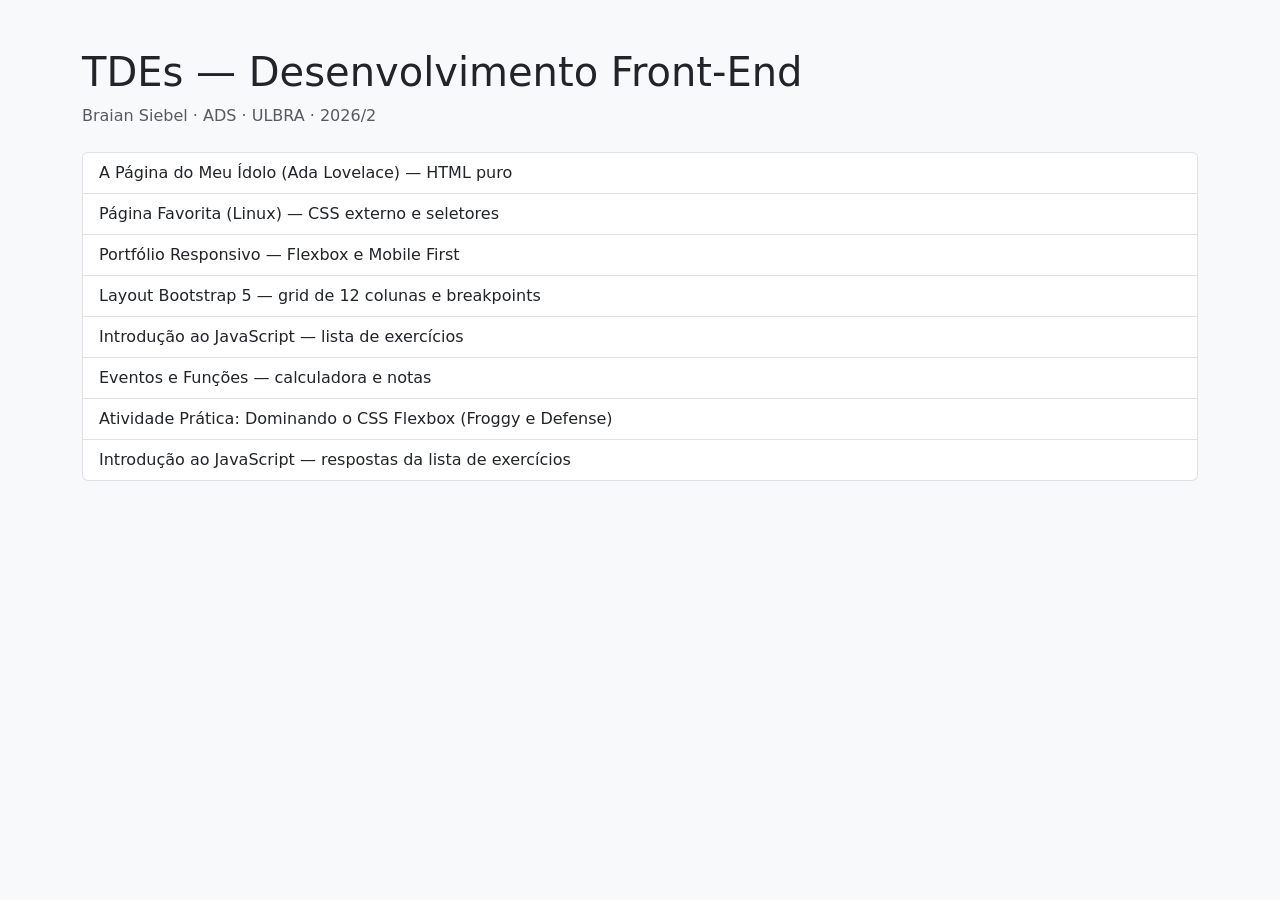
<file: index.html>
<!DOCTYPE html>
<html lang="pt-BR">
<head>
    <meta charset="UTF-8">
    <meta name="viewport" content="width=device-width, initial-scale=1.0">
    <title>TDEs - Desenvolvimento Front-End | Braian Siebel</title>
    <link href="https://cdn.jsdelivr.net/npm/bootstrap@5.3.3/dist/css/bootstrap.min.css" rel="stylesheet">
</head>
<body class="bg-light">
    <div class="container py-5">
        <h1>TDEs — Desenvolvimento Front-End</h1>
        <p class="text-muted">Braian Siebel · ADS · ULBRA · 2026/2</p>
        <div class="list-group mt-4">
            <a class="list-group-item list-group-item-action" href="tde-celebridade/">A Página do Meu Ídolo (Ada Lovelace) — HTML puro</a>
            <a class="list-group-item list-group-item-action" href="tde-pagina-favorita/">Página Favorita (Linux) — CSS externo e seletores</a>
            <a class="list-group-item list-group-item-action" href="tde-portfolio-responsivo/">Portfólio Responsivo — Flexbox e Mobile First</a>
            <a class="list-group-item list-group-item-action" href="tde-layout-bootstrap/">Layout Bootstrap 5 — grid de 12 colunas e breakpoints</a>
            <a class="list-group-item list-group-item-action" href="tde-exercicios-javascript/">Introdução ao JavaScript — lista de exercícios</a>
            <a class="list-group-item list-group-item-action" href="tde-eventos-funcoes/">Eventos e Funções — calculadora e notas</a>
            <a class="list-group-item list-group-item-action" href="docs/flexbox-froggy-defense.html">Atividade Prática: Dominando o CSS Flexbox (Froggy e Defense)</a>
            <a class="list-group-item list-group-item-action" href="docs/introducao-javascript-lista.html">Introdução ao JavaScript — respostas da lista de exercícios</a>
        </div>
    </div>
</body>
</html>
</file>
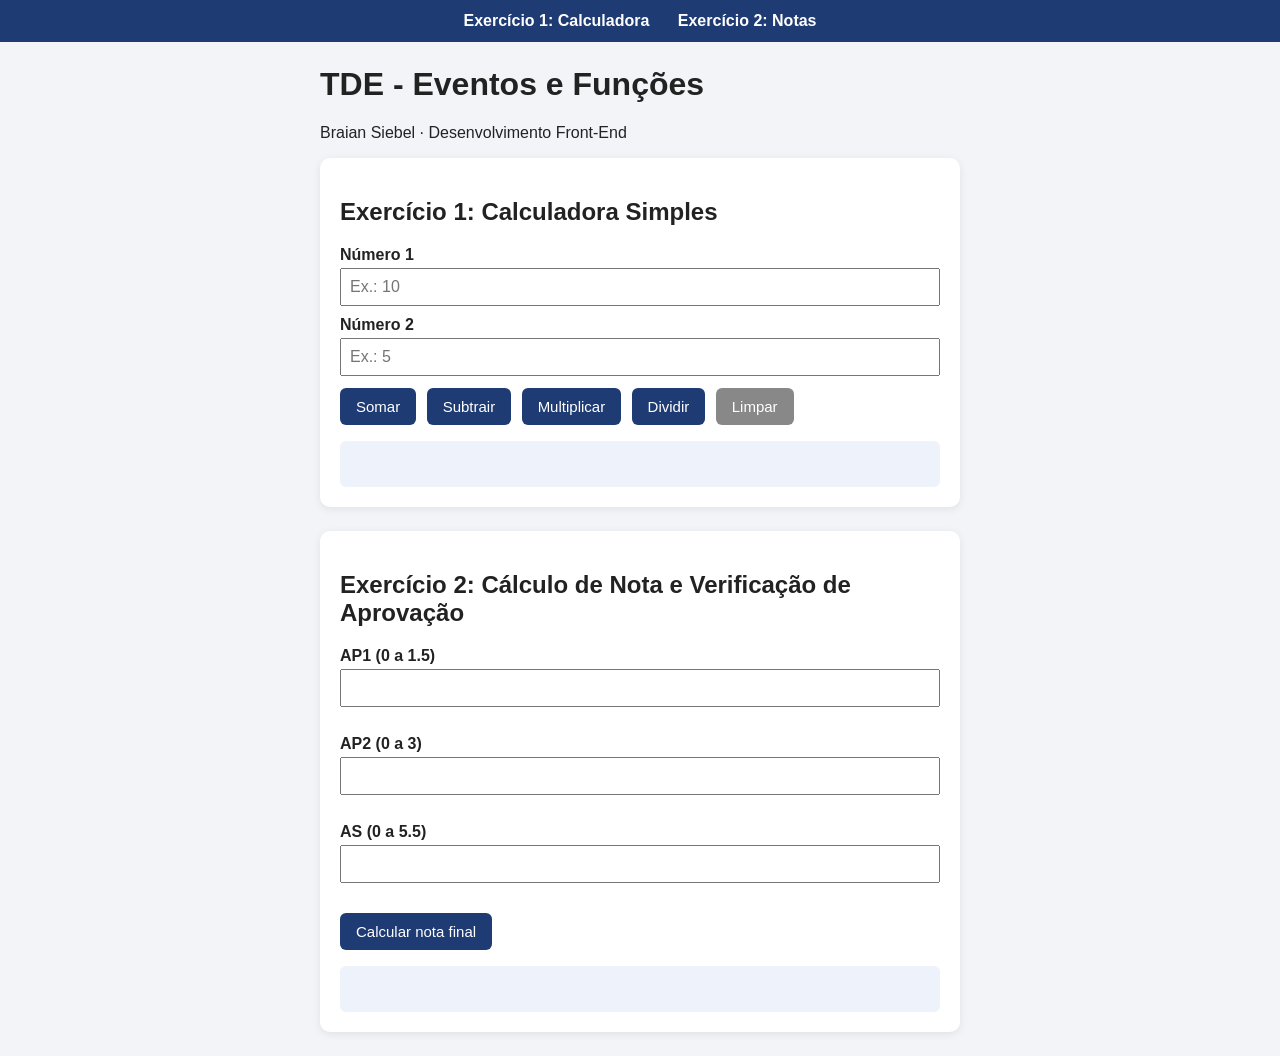
<file: tde-eventos-funcoes/index.html>
<!DOCTYPE html>
<html lang="pt-BR">
<head>
    <meta charset="UTF-8">
    <meta name="viewport" content="width=device-width, initial-scale=1.0">
    <title>TDE - Eventos e Funções</title>
    <style>
        body { font-family: Arial, sans-serif; background: #f2f4f8; margin: 0; color: #222; }
        nav { background: #1f3b73; padding: 12px; text-align: center; }
        nav a { color: #fff; margin: 0 12px; text-decoration: none; font-weight: bold; }
        main { max-width: 640px; margin: 24px auto; padding: 0 16px; }
        section { background: #fff; border-radius: 10px; padding: 20px; margin-bottom: 24px; box-shadow: 0 2px 8px rgba(0,0,0,.08); }
        label { display: block; margin-top: 10px; font-weight: bold; }
        input { width: 100%; padding: 8px; font-size: 16px; box-sizing: border-box; margin-top: 4px; }
        button { margin: 12px 6px 0 0; padding: 10px 16px; font-size: 15px; cursor: pointer; border: none; border-radius: 6px; background: #1f3b73; color: #fff; }
        button.secundario { background: #888; }
        .resultado { margin-top: 16px; padding: 12px; border-radius: 6px; background: #eef2fb; min-height: 22px; font-weight: bold; }
        .erro { color: #b00020; font-size: 14px; min-height: 18px; }
        .aprovado { background: #dff5e3; color: #146c2e; }
        .reprovado { background: #fde2e2; color: #9b1c1c; }
    </style>
</head>
<body>
    <nav>
        <a href="#calculadora">Exercício 1: Calculadora</a>
        <a href="#notas">Exercício 2: Notas</a>
    </nav>

    <main>
        <h1>TDE - Eventos e Funções</h1>
        <p>Braian Siebel · Desenvolvimento Front-End</p>

        <!-- Exercício 1 -->
        <section id="calculadora">
            <h2>Exercício 1: Calculadora Simples</h2>
            <form onsubmit="return false;">
                <label for="numero1">Número 1</label>
                <input type="text" id="numero1" placeholder="Ex.: 10">
                <label for="numero2">Número 2</label>
                <input type="text" id="numero2" placeholder="Ex.: 5">

                <button type="button" onclick="somar()">Somar</button>
                <button type="button" onclick="subtrair()">Subtrair</button>
                <button type="button" onclick="multiplicar()">Multiplicar</button>
                <button type="button" onclick="dividir()">Dividir</button>
                <button type="button" class="secundario" onclick="limparCalculadora()">Limpar</button>
            </form>
            <div id="resultadoCalculadora" class="resultado"></div>
        </section>

        <!-- Exercício 2 -->
        <section id="notas">
            <h2>Exercício 2: Cálculo de Nota e Verificação de Aprovação</h2>
            <form onsubmit="return false;">
                <label for="ap1">AP1 (0 a 1.5)</label>
                <input type="text" id="ap1" onblur="validarNota('ap1', 1.5)">
                <div id="erro-ap1" class="erro"></div>

                <label for="ap2">AP2 (0 a 3)</label>
                <input type="text" id="ap2" onblur="validarNota('ap2', 3)">
                <div id="erro-ap2" class="erro"></div>

                <label for="as">AS (0 a 5.5)</label>
                <input type="text" id="as" onblur="validarNota('as', 5.5)">
                <div id="erro-as" class="erro"></div>

                <button type="button" onclick="calcularNotaFinal()">Calcular nota final</button>
            </form>
            <div id="resultadoNotas" class="resultado"></div>
        </section>
    </main>

    <script src="script.js"></script>
</body>
</html>
</file>
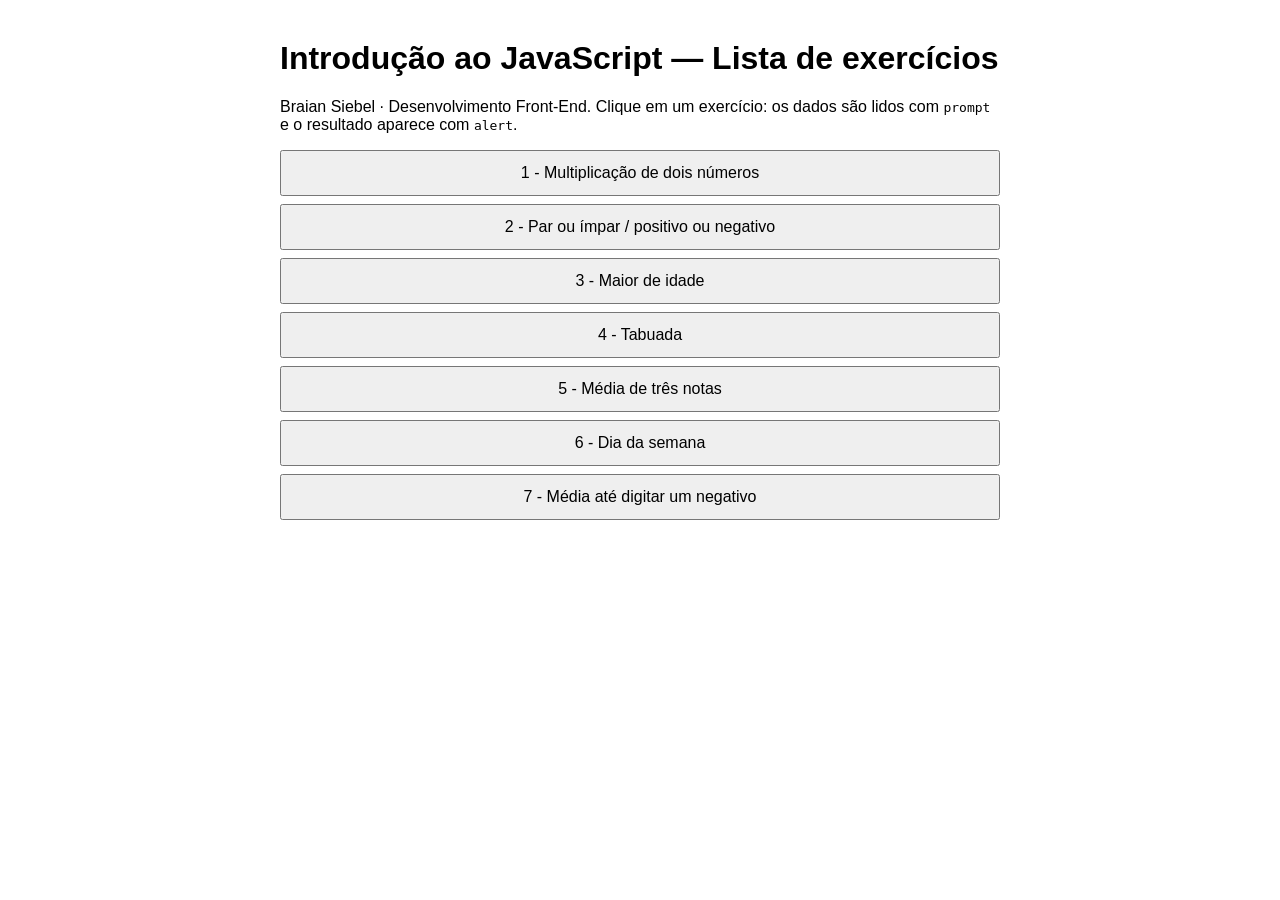
<file: tde-exercicios-javascript/index.html>
<!DOCTYPE html>
<html lang="pt-BR">
<head>
    <meta charset="UTF-8">
    <meta name="viewport" content="width=device-width, initial-scale=1.0">
    <title>TDE - Introdução ao JavaScript</title>
    <style>
        body { font-family: Arial, sans-serif; max-width: 720px; margin: 40px auto; padding: 0 16px; }
        button { display: block; width: 100%; margin: 8px 0; padding: 12px; font-size: 16px; cursor: pointer; }
    </style>
</head>
<body>
    <h1>Introdução ao JavaScript — Lista de exercícios</h1>
    <p>Braian Siebel · Desenvolvimento Front-End. Clique em um exercício: os dados são lidos com <code>prompt</code> e o resultado aparece com <code>alert</code>.</p>

    <button onclick="exercicio1()">1 - Multiplicação de dois números</button>
    <button onclick="exercicio2()">2 - Par ou ímpar / positivo ou negativo</button>
    <button onclick="exercicio3()">3 - Maior de idade</button>
    <button onclick="exercicio4()">4 - Tabuada</button>
    <button onclick="exercicio5()">5 - Média de três notas</button>
    <button onclick="exercicio6()">6 - Dia da semana</button>
    <button onclick="exercicio7()">7 - Média até digitar um negativo</button>

    <script src="js/exercicio1.js"></script>
    <script src="js/exercicio2.js"></script>
    <script src="js/exercicio3.js"></script>
    <script src="js/exercicio4.js"></script>
    <script src="js/exercicio5.js"></script>
    <script src="js/exercicio6.js"></script>
    <script src="js/exercicio7.js"></script>
</body>
</html>
</file>
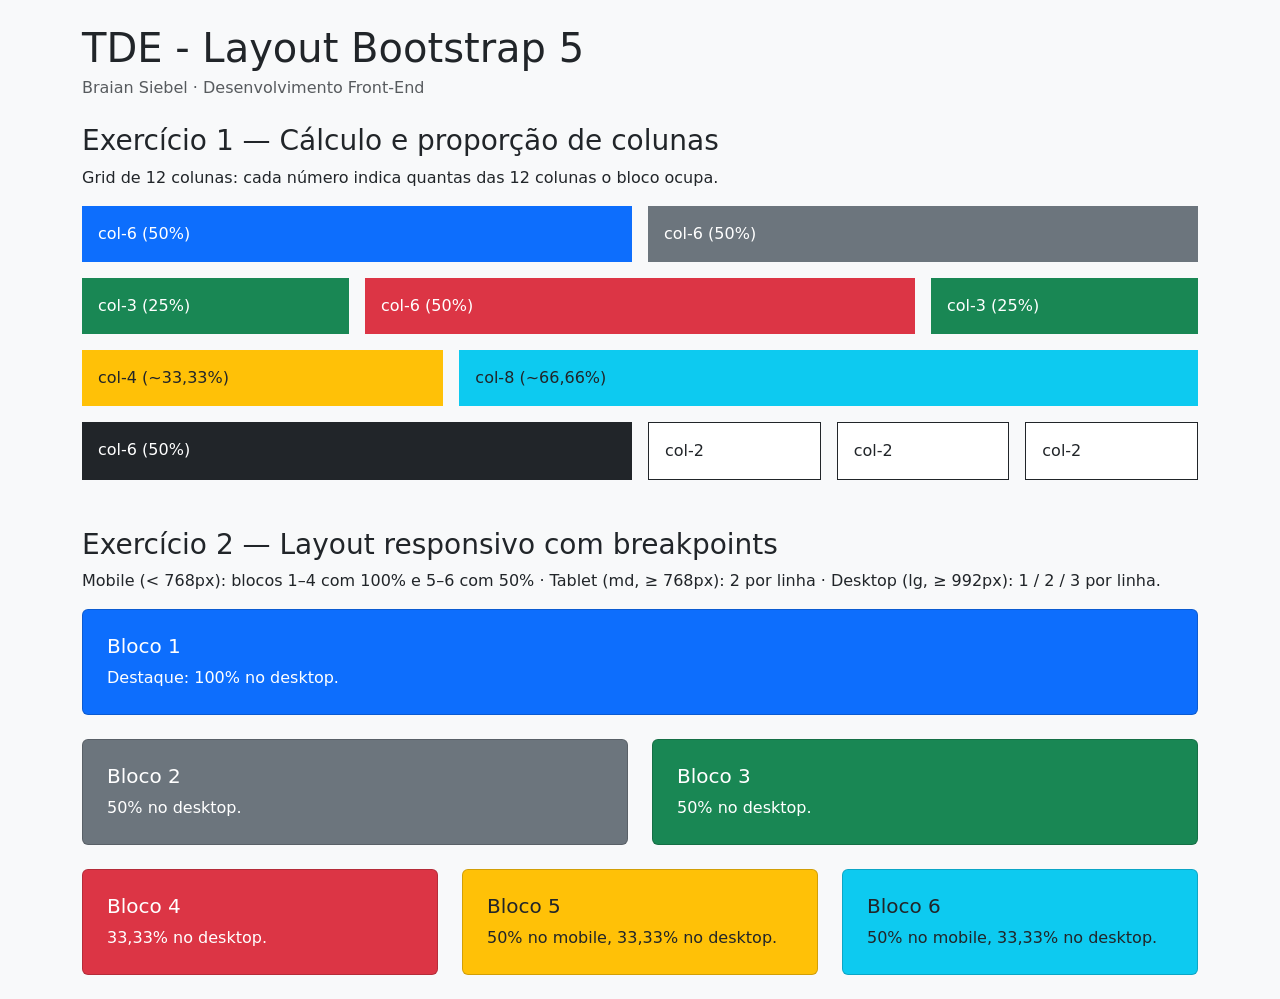
<file: tde-layout-bootstrap/index.html>
<!DOCTYPE html>
<html lang="pt-BR">
<head>
    <meta charset="UTF-8">
    <meta name="viewport" content="width=device-width, initial-scale=1.0">
    <title>TDE - Layout Bootstrap 5</title>
    <link href="https://cdn.jsdelivr.net/npm/bootstrap@5.3.3/dist/css/bootstrap.min.css" rel="stylesheet">
</head>
<body class="bg-light">

    <div class="container py-4">
        <h1 class="mb-1">TDE - Layout Bootstrap 5</h1>
        <p class="text-muted">Braian Siebel · Desenvolvimento Front-End</p>

        <!-- ===================== EXERCÍCIO 1 ===================== -->
        <section id="exercicio1" class="mb-5">
            <h2 class="h3 mt-4">Exercício 1 — Cálculo e proporção de colunas</h2>
            <p>Grid de 12 colunas: cada número indica quantas das 12 colunas o bloco ocupa.</p>

            <!-- Linha 1: 50% + 50% (6 + 6) -->
            <div class="row g-3 mb-3">
                <div class="col-6"><div class="bg-primary text-white p-3 h-100">col-6 (50%)</div></div>
                <div class="col-6"><div class="bg-secondary text-white p-3 h-100">col-6 (50%)</div></div>
            </div>

            <!-- Linha 2: 25% + 50% + 25% (3 + 6 + 3) -->
            <div class="row g-3 mb-3">
                <div class="col-3"><div class="bg-success text-white p-3 h-100">col-3 (25%)</div></div>
                <div class="col-6"><div class="bg-danger text-white p-3 h-100">col-6 (50%)</div></div>
                <div class="col-3"><div class="bg-success text-white p-3 h-100">col-3 (25%)</div></div>
            </div>

            <!-- Linha 3: 33,33% + 66,66% (4 + 8) -->
            <div class="row g-3 mb-3">
                <div class="col-4"><div class="bg-warning p-3 h-100">col-4 (~33,33%)</div></div>
                <div class="col-8"><div class="bg-info p-3 h-100">col-8 (~66,66%)</div></div>
            </div>

            <!-- Linha 4: 50% + 3 x 16,66% (6 + 2 + 2 + 2) -->
            <div class="row g-3">
                <div class="col-6"><div class="bg-dark text-white p-3 h-100">col-6 (50%)</div></div>
                <div class="col-2"><div class="bg-white border border-dark p-3 h-100">col-2</div></div>
                <div class="col-2"><div class="bg-white border border-dark p-3 h-100">col-2</div></div>
                <div class="col-2"><div class="bg-white border border-dark p-3 h-100">col-2</div></div>
            </div>
        </section>

        <!-- ===================== EXERCÍCIO 2 ===================== -->
        <section id="exercicio2">
            <h2 class="h3">Exercício 2 — Layout responsivo com breakpoints</h2>
            <p>Mobile (&lt; 768px): blocos 1–4 com 100% e 5–6 com 50% · Tablet (md, ≥ 768px): 2 por linha · Desktop (lg, ≥ 992px): 1 / 2 / 3 por linha.</p>

            <div class="row g-4">
                <div class="col-12 col-md-6 col-lg-12">
                    <div class="card h-100 bg-primary text-white p-4"><h3 class="h5">Bloco 1</h3><p class="mb-0">Destaque: 100% no desktop.</p></div>
                </div>
                <div class="col-12 col-md-6 col-lg-6">
                    <div class="card h-100 bg-secondary text-white p-4"><h3 class="h5">Bloco 2</h3><p class="mb-0">50% no desktop.</p></div>
                </div>
                <div class="col-12 col-md-6 col-lg-6">
                    <div class="card h-100 bg-success text-white p-4"><h3 class="h5">Bloco 3</h3><p class="mb-0">50% no desktop.</p></div>
                </div>
                <div class="col-12 col-md-6 col-lg-4">
                    <div class="card h-100 bg-danger text-white p-4"><h3 class="h5">Bloco 4</h3><p class="mb-0">33,33% no desktop.</p></div>
                </div>
                <div class="col-6 col-md-6 col-lg-4">
                    <div class="card h-100 bg-warning p-4"><h3 class="h5">Bloco 5</h3><p class="mb-0">50% no mobile, 33,33% no desktop.</p></div>
                </div>
                <div class="col-6 col-md-6 col-lg-4">
                    <div class="card h-100 bg-info p-4"><h3 class="h5">Bloco 6</h3><p class="mb-0">50% no mobile, 33,33% no desktop.</p></div>
                </div>
            </div>
        </section>
    </div>

</body>
</html>
</file>
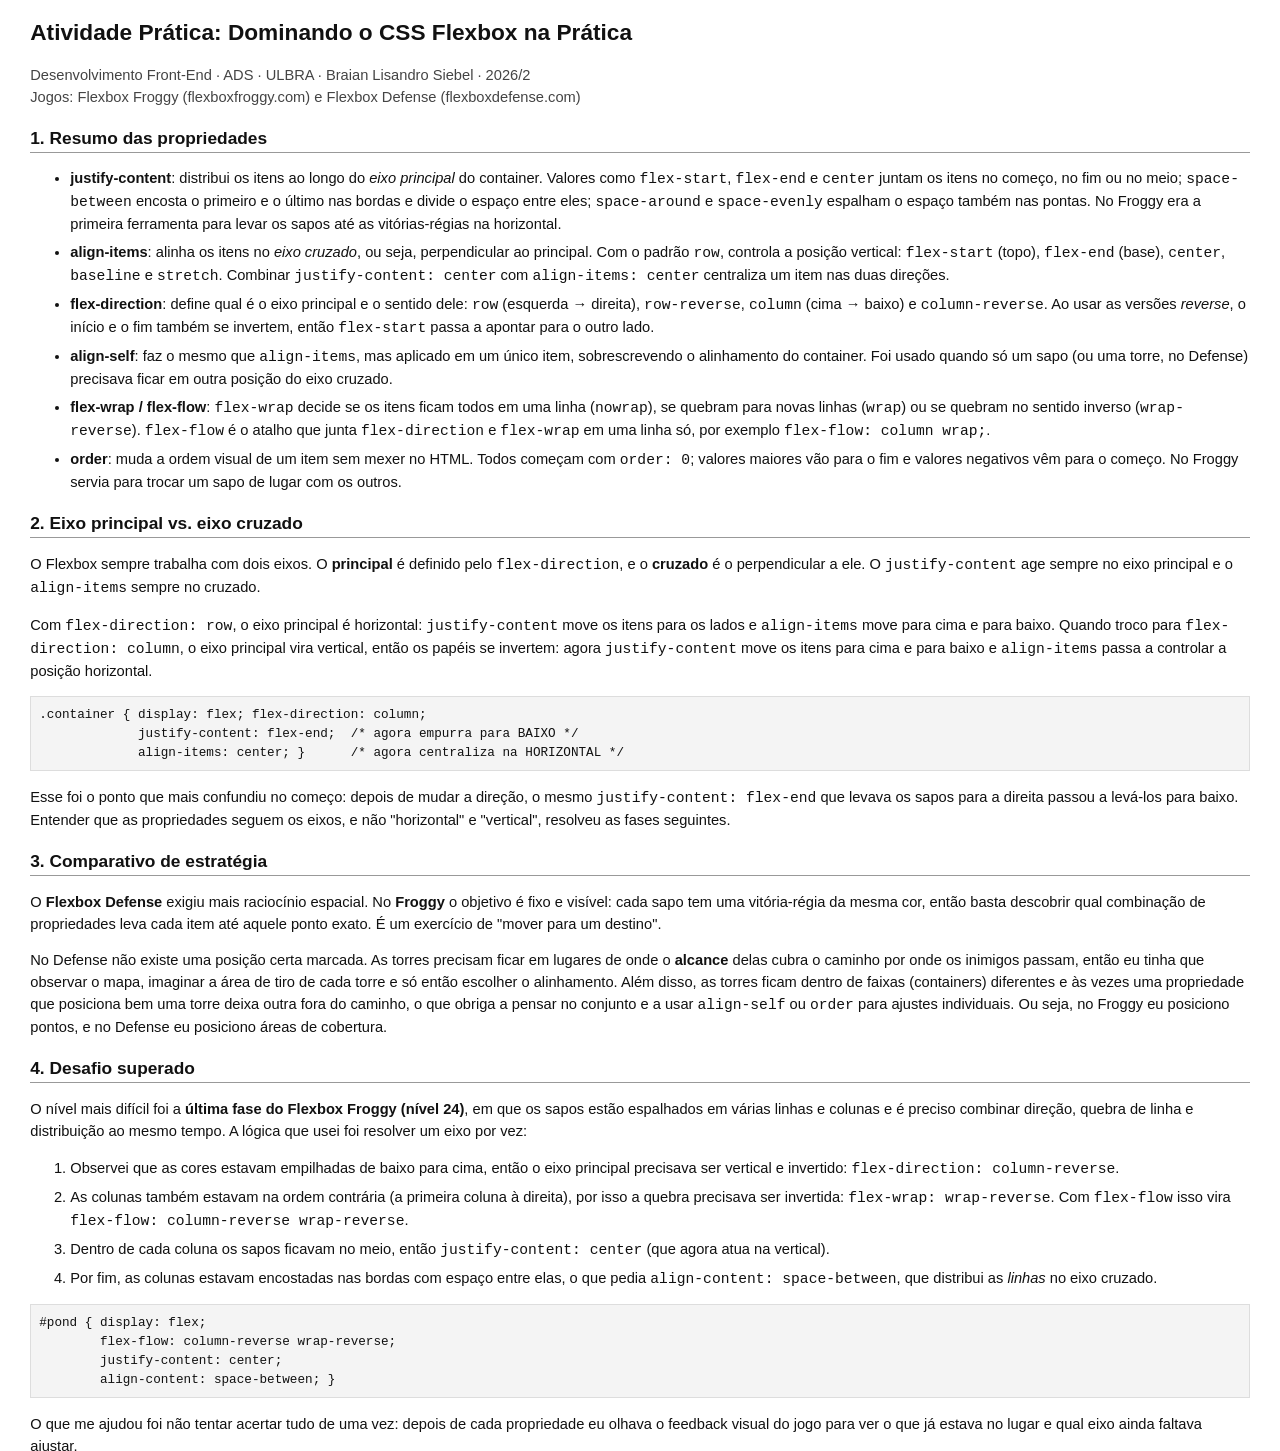
<file: docs/flexbox-froggy-defense.html>
<!DOCTYPE html><html lang="pt-BR"><head><meta charset="UTF-8"><title>Dominando o CSS Flexbox na Prática</title>
<style>body{font-family:Arial,sans-serif;font-size:11pt;line-height:1.5;margin:0 8mm;color:#111}h1{font-size:17pt;margin-bottom:2px}h2{font-size:13pt;margin-top:18px;border-bottom:1px solid #999}code,pre{font-family:monospace}pre{background:#f4f4f4;border:1px solid #ddd;padding:8px;font-size:9.5pt}li{margin-bottom:6px}.sub{color:#444}</style></head><body>
<h1>Atividade Prática: Dominando o CSS Flexbox na Prática</h1>
<p class="sub">Desenvolvimento Front-End · ADS · ULBRA · Braian Lisandro Siebel · 2026/2<br>Jogos: Flexbox Froggy (flexboxfroggy.com) e Flexbox Defense (flexboxdefense.com)</p>

<h2>1. Resumo das propriedades</h2>
<ul>
<li><strong>justify-content</strong>: distribui os itens ao longo do <em>eixo principal</em> do container. Valores como <code>flex-start</code>, <code>flex-end</code> e <code>center</code> juntam os itens no começo, no fim ou no meio; <code>space-between</code> encosta o primeiro e o último nas bordas e divide o espaço entre eles; <code>space-around</code> e <code>space-evenly</code> espalham o espaço também nas pontas. No Froggy era a primeira ferramenta para levar os sapos até as vitórias-régias na horizontal.</li>
<li><strong>align-items</strong>: alinha os itens no <em>eixo cruzado</em>, ou seja, perpendicular ao principal. Com o padrão <code>row</code>, controla a posição vertical: <code>flex-start</code> (topo), <code>flex-end</code> (base), <code>center</code>, <code>baseline</code> e <code>stretch</code>. Combinar <code>justify-content: center</code> com <code>align-items: center</code> centraliza um item nas duas direções.</li>
<li><strong>flex-direction</strong>: define qual é o eixo principal e o sentido dele: <code>row</code> (esquerda → direita), <code>row-reverse</code>, <code>column</code> (cima → baixo) e <code>column-reverse</code>. Ao usar as versões <em>reverse</em>, o início e o fim também se invertem, então <code>flex-start</code> passa a apontar para o outro lado.</li>
<li><strong>align-self</strong>: faz o mesmo que <code>align-items</code>, mas aplicado em um único item, sobrescrevendo o alinhamento do container. Foi usado quando só um sapo (ou uma torre, no Defense) precisava ficar em outra posição do eixo cruzado.</li>
<li><strong>flex-wrap / flex-flow</strong>: <code>flex-wrap</code> decide se os itens ficam todos em uma linha (<code>nowrap</code>), se quebram para novas linhas (<code>wrap</code>) ou se quebram no sentido inverso (<code>wrap-reverse</code>). <code>flex-flow</code> é o atalho que junta <code>flex-direction</code> e <code>flex-wrap</code> em uma linha só, por exemplo <code>flex-flow: column wrap;</code>.</li>
<li><strong>order</strong>: muda a ordem visual de um item sem mexer no HTML. Todos começam com <code>order: 0</code>; valores maiores vão para o fim e valores negativos vêm para o começo. No Froggy servia para trocar um sapo de lugar com os outros.</li>
</ul>

<h2>2. Eixo principal vs. eixo cruzado</h2>
<p>O Flexbox sempre trabalha com dois eixos. O <strong>principal</strong> é definido pelo <code>flex-direction</code>, e o <strong>cruzado</strong> é o perpendicular a ele. O <code>justify-content</code> age sempre no eixo principal e o <code>align-items</code> sempre no cruzado.</p>
<p>Com <code>flex-direction: row</code>, o eixo principal é horizontal: <code>justify-content</code> move os itens para os lados e <code>align-items</code> move para cima e para baixo. Quando troco para <code>flex-direction: column</code>, o eixo principal vira vertical, então os papéis se invertem: agora <code>justify-content</code> move os itens para cima e para baixo e <code>align-items</code> passa a controlar a posição horizontal.</p>
<pre>.container { display: flex; flex-direction: column;
             justify-content: flex-end;  /* agora empurra para BAIXO */
             align-items: center; }      /* agora centraliza na HORIZONTAL */</pre>
<p>Esse foi o ponto que mais confundiu no começo: depois de mudar a direção, o mesmo <code>justify-content: flex-end</code> que levava os sapos para a direita passou a levá-los para baixo. Entender que as propriedades seguem os eixos, e não "horizontal" e "vertical", resolveu as fases seguintes.</p>

<h2>3. Comparativo de estratégia</h2>
<p>O <strong>Flexbox Defense</strong> exigiu mais raciocínio espacial. No <strong>Froggy</strong> o objetivo é fixo e visível: cada sapo tem uma vitória-régia da mesma cor, então basta descobrir qual combinação de propriedades leva cada item até aquele ponto exato. É um exercício de "mover para um destino".</p>
<p>No Defense não existe uma posição certa marcada. As torres precisam ficar em lugares de onde o <strong>alcance</strong> delas cubra o caminho por onde os inimigos passam, então eu tinha que observar o mapa, imaginar a área de tiro de cada torre e só então escolher o alinhamento. Além disso, as torres ficam dentro de faixas (containers) diferentes e às vezes uma propriedade que posiciona bem uma torre deixa outra fora do caminho, o que obriga a pensar no conjunto e a usar <code>align-self</code> ou <code>order</code> para ajustes individuais. Ou seja, no Froggy eu posiciono pontos, e no Defense eu posiciono áreas de cobertura.</p>

<h2>4. Desafio superado</h2>
<p>O nível mais difícil foi a <strong>última fase do Flexbox Froggy (nível 24)</strong>, em que os sapos estão espalhados em várias linhas e colunas e é preciso combinar direção, quebra de linha e distribuição ao mesmo tempo. A lógica que usei foi resolver um eixo por vez:</p>
<ol>
<li>Observei que as cores estavam empilhadas de baixo para cima, então o eixo principal precisava ser vertical e invertido: <code>flex-direction: column-reverse</code>.</li>
<li>As colunas também estavam na ordem contrária (a primeira coluna à direita), por isso a quebra precisava ser invertida: <code>flex-wrap: wrap-reverse</code>. Com <code>flex-flow</code> isso vira <code>flex-flow: column-reverse wrap-reverse</code>.</li>
<li>Dentro de cada coluna os sapos ficavam no meio, então <code>justify-content: center</code> (que agora atua na vertical).</li>
<li>Por fim, as colunas estavam encostadas nas bordas com espaço entre elas, o que pedia <code>align-content: space-between</code>, que distribui as <em>linhas</em> no eixo cruzado.</li>
</ol>
<pre>#pond { display: flex;
        flex-flow: column-reverse wrap-reverse;
        justify-content: center;
        align-content: space-between; }</pre>
<p>O que me ajudou foi não tentar acertar tudo de uma vez: depois de cada propriedade eu olhava o feedback visual do jogo para ver o que já estava no lugar e qual eixo ainda faltava ajustar.</p>
</body></html>
</file>
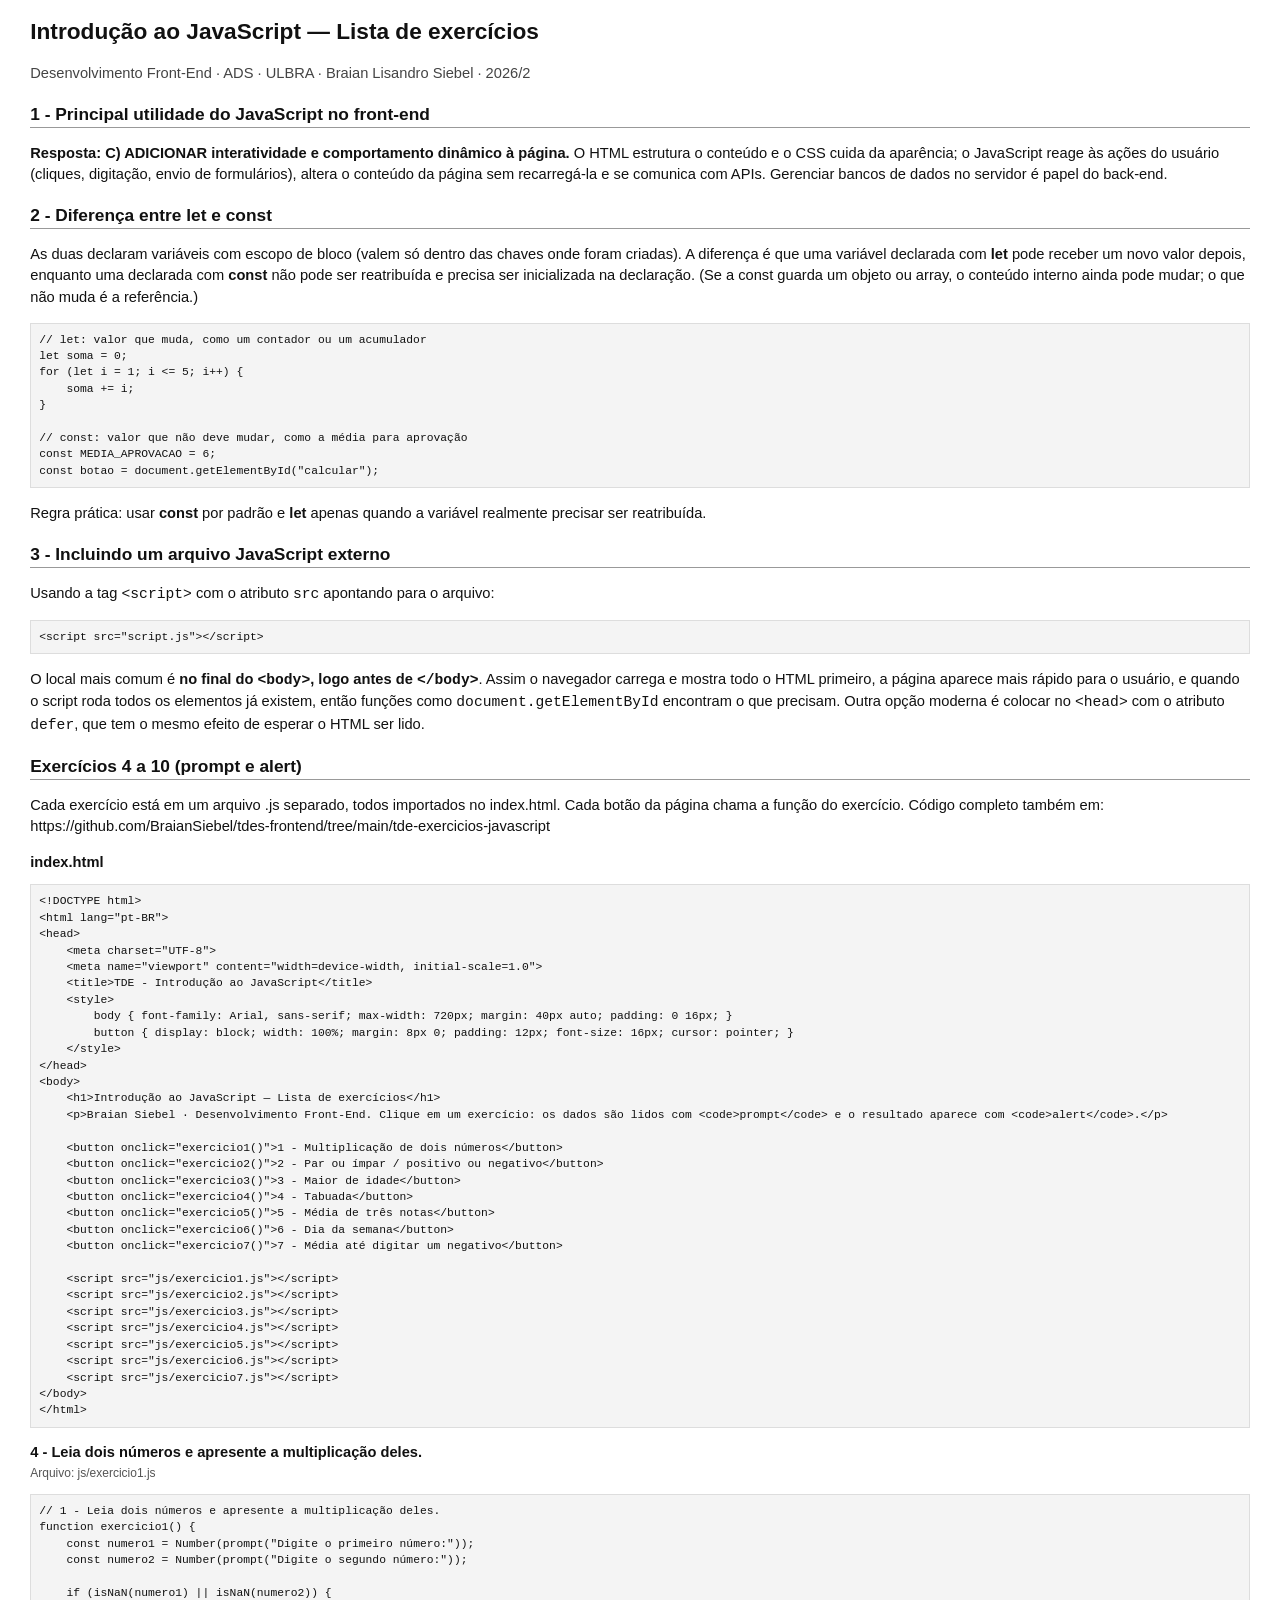
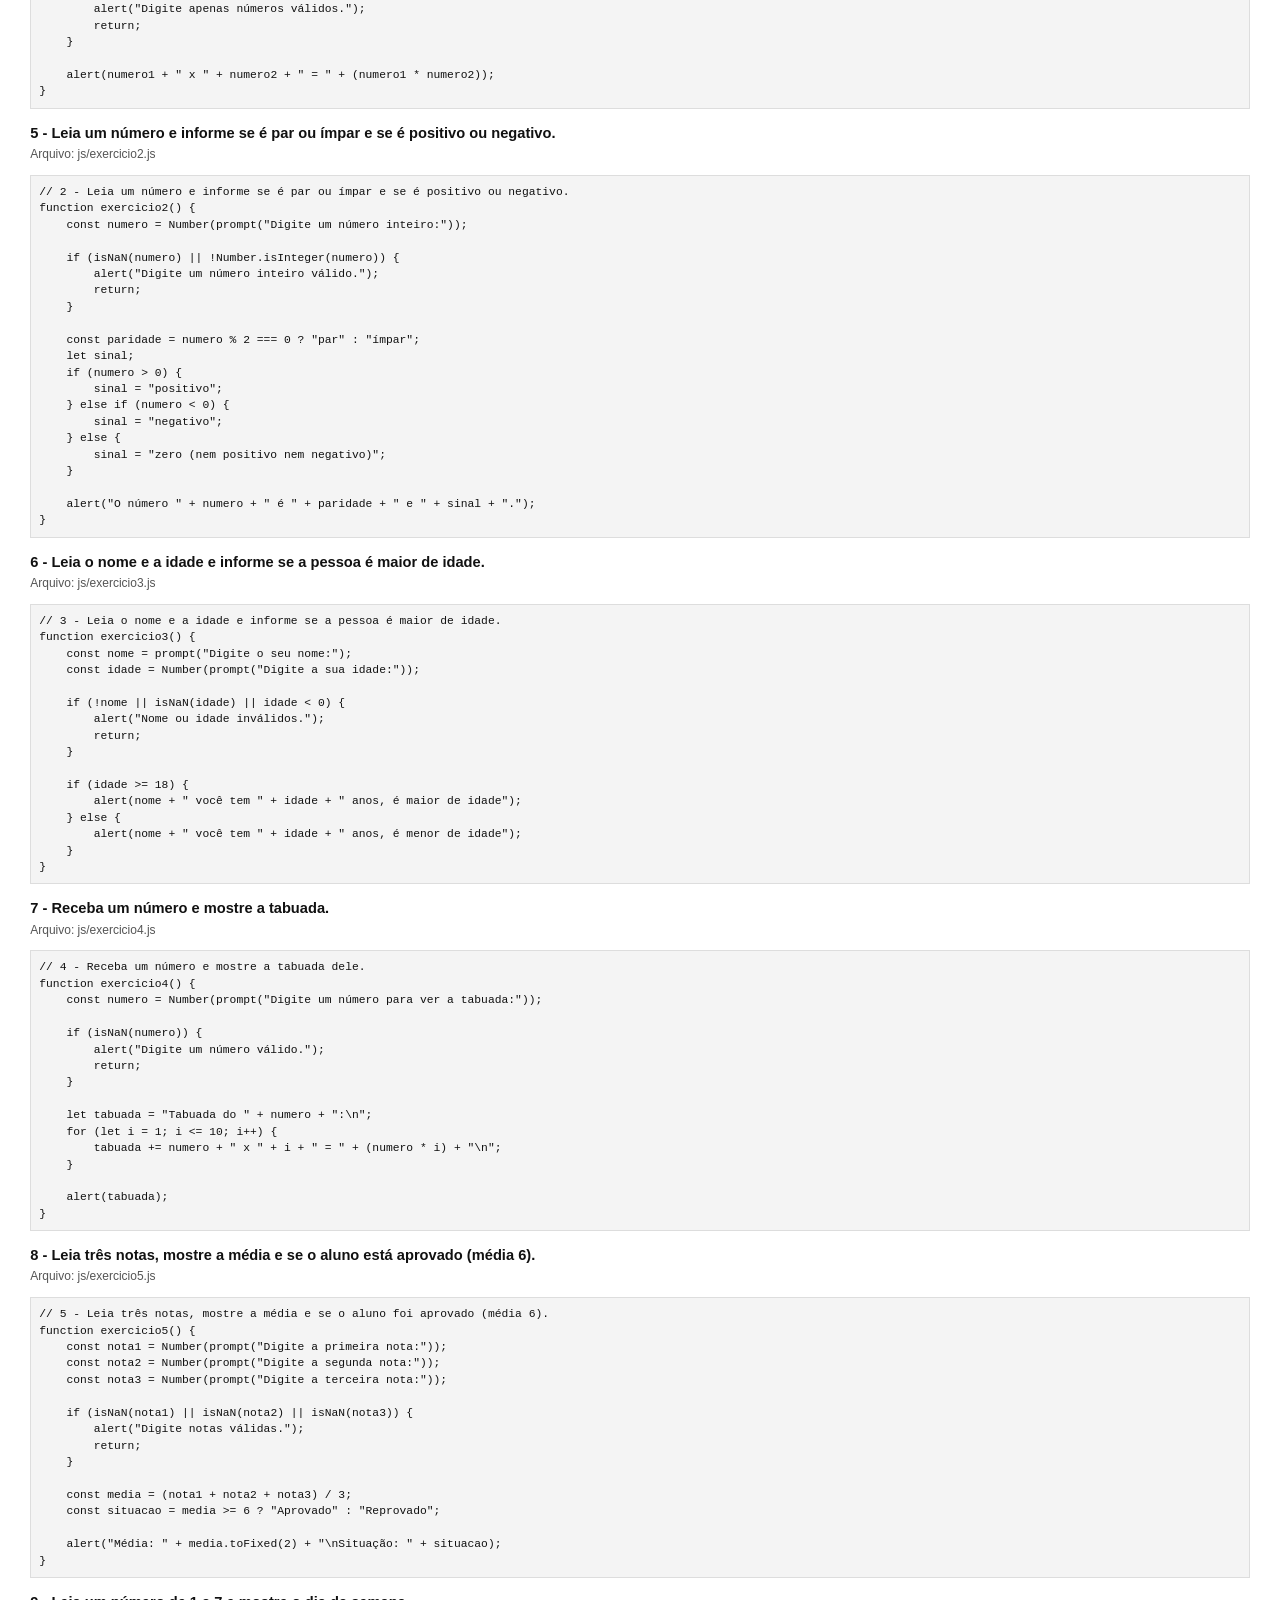
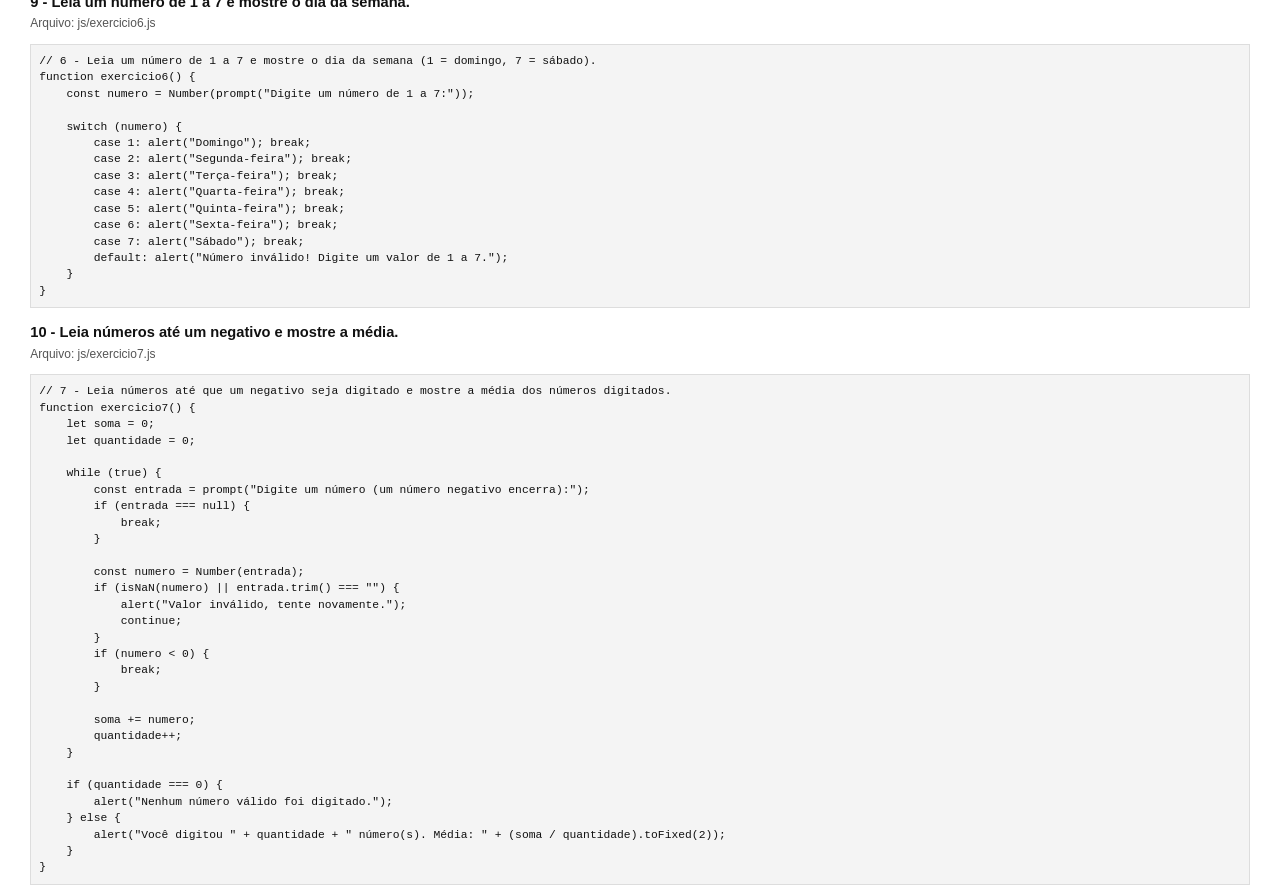
<file: docs/introducao-javascript-lista.html>
<!DOCTYPE html><html lang="pt-BR"><head><meta charset="UTF-8"><title>Introdução ao JavaScript - Lista de exercícios</title>
<style>body{font-family:Arial,sans-serif;font-size:11pt;line-height:1.45;margin:0 8mm;color:#111}h1{font-size:17pt;margin-bottom:2px}h2{font-size:13pt;margin-top:18px;border-bottom:1px solid #999}h3{font-size:11pt;margin:14px 0 2px}pre{background:#f4f4f4;border:1px solid #ddd;padding:8px;font-size:8.5pt;white-space:pre-wrap;page-break-inside:avoid}.arq{font-size:9pt;color:#555;margin:0}.sub{color:#444}</style></head><body>
<h1>Introdução ao JavaScript — Lista de exercícios</h1>
<p class="sub">Desenvolvimento Front-End · ADS · ULBRA · Braian Lisandro Siebel · 2026/2</p>
<h2>1 - Principal utilidade do JavaScript no front-end</h2>
<p><strong>Resposta: C) ADICIONAR interatividade e comportamento dinâmico à página.</strong> O HTML estrutura o conteúdo e o CSS cuida da aparência; o JavaScript reage às ações do usuário (cliques, digitação, envio de formulários), altera o conteúdo da página sem recarregá-la e se comunica com APIs. Gerenciar bancos de dados no servidor é papel do back-end.</p>
<h2>2 - Diferença entre let e const</h2>
<p>As duas declaram variáveis com escopo de bloco (valem só dentro das chaves onde foram criadas). A diferença é que uma variável declarada com <strong>let</strong> pode receber um novo valor depois, enquanto uma declarada com <strong>const</strong> não pode ser reatribuída e precisa ser inicializada na declaração. (Se a const guarda um objeto ou array, o conteúdo interno ainda pode mudar; o que não muda é a referência.)</p>
<pre>// let: valor que muda, como um contador ou um acumulador
let soma = 0;
for (let i = 1; i &lt;= 5; i++) {
    soma += i;
}

// const: valor que não deve mudar, como a média para aprovação
const MEDIA_APROVACAO = 6;
const botao = document.getElementById("calcular");</pre>
<p>Regra prática: usar <strong>const</strong> por padrão e <strong>let</strong> apenas quando a variável realmente precisar ser reatribuída.</p>
<h2>3 - Incluindo um arquivo JavaScript externo</h2>
<p>Usando a tag <code>&lt;script&gt;</code> com o atributo <code>src</code> apontando para o arquivo:</p>
<pre>&lt;script src="script.js"&gt;&lt;/script&gt;</pre>
<p>O local mais comum é <strong>no final do <code>&lt;body&gt;</code>, logo antes de <code>&lt;/body&gt;</code></strong>. Assim o navegador carrega e mostra todo o HTML primeiro, a página aparece mais rápido para o usuário, e quando o script roda todos os elementos já existem, então funções como <code>document.getElementById</code> encontram o que precisam. Outra opção moderna é colocar no <code>&lt;head&gt;</code> com o atributo <code>defer</code>, que tem o mesmo efeito de esperar o HTML ser lido.</p>
<h2>Exercícios 4 a 10 (prompt e alert)</h2>
<p>Cada exercício está em um arquivo .js separado, todos importados no index.html. Cada botão da página chama a função do exercício. Código completo também em: https://github.com/BraianSiebel/tdes-frontend/tree/main/tde-exercicios-javascript</p>
<h3>index.html</h3><pre>&lt;!DOCTYPE html&gt;
&lt;html lang=&quot;pt-BR&quot;&gt;
&lt;head&gt;
    &lt;meta charset=&quot;UTF-8&quot;&gt;
    &lt;meta name=&quot;viewport&quot; content=&quot;width=device-width, initial-scale=1.0&quot;&gt;
    &lt;title&gt;TDE - Introdução ao JavaScript&lt;/title&gt;
    &lt;style&gt;
        body { font-family: Arial, sans-serif; max-width: 720px; margin: 40px auto; padding: 0 16px; }
        button { display: block; width: 100%; margin: 8px 0; padding: 12px; font-size: 16px; cursor: pointer; }
    &lt;/style&gt;
&lt;/head&gt;
&lt;body&gt;
    &lt;h1&gt;Introdução ao JavaScript — Lista de exercícios&lt;/h1&gt;
    &lt;p&gt;Braian Siebel · Desenvolvimento Front-End. Clique em um exercício: os dados são lidos com &lt;code&gt;prompt&lt;/code&gt; e o resultado aparece com &lt;code&gt;alert&lt;/code&gt;.&lt;/p&gt;

    &lt;button onclick=&quot;exercicio1()&quot;&gt;1 - Multiplicação de dois números&lt;/button&gt;
    &lt;button onclick=&quot;exercicio2()&quot;&gt;2 - Par ou ímpar / positivo ou negativo&lt;/button&gt;
    &lt;button onclick=&quot;exercicio3()&quot;&gt;3 - Maior de idade&lt;/button&gt;
    &lt;button onclick=&quot;exercicio4()&quot;&gt;4 - Tabuada&lt;/button&gt;
    &lt;button onclick=&quot;exercicio5()&quot;&gt;5 - Média de três notas&lt;/button&gt;
    &lt;button onclick=&quot;exercicio6()&quot;&gt;6 - Dia da semana&lt;/button&gt;
    &lt;button onclick=&quot;exercicio7()&quot;&gt;7 - Média até digitar um negativo&lt;/button&gt;

    &lt;script src=&quot;js/exercicio1.js&quot;&gt;&lt;/script&gt;
    &lt;script src=&quot;js/exercicio2.js&quot;&gt;&lt;/script&gt;
    &lt;script src=&quot;js/exercicio3.js&quot;&gt;&lt;/script&gt;
    &lt;script src=&quot;js/exercicio4.js&quot;&gt;&lt;/script&gt;
    &lt;script src=&quot;js/exercicio5.js&quot;&gt;&lt;/script&gt;
    &lt;script src=&quot;js/exercicio6.js&quot;&gt;&lt;/script&gt;
    &lt;script src=&quot;js/exercicio7.js&quot;&gt;&lt;/script&gt;
&lt;/body&gt;
&lt;/html&gt;
</pre>
<h3>4 - Leia dois números e apresente a multiplicação deles.</h3><p class="arq">Arquivo: js/exercicio1.js</p><pre>// 1 - Leia dois números e apresente a multiplicação deles.
function exercicio1() {
    const numero1 = Number(prompt(&quot;Digite o primeiro número:&quot;));
    const numero2 = Number(prompt(&quot;Digite o segundo número:&quot;));

    if (isNaN(numero1) || isNaN(numero2)) {
        alert(&quot;Digite apenas números válidos.&quot;);
        return;
    }

    alert(numero1 + &quot; x &quot; + numero2 + &quot; = &quot; + (numero1 * numero2));
}
</pre><h3>5 - Leia um número e informe se é par ou ímpar e se é positivo ou negativo.</h3><p class="arq">Arquivo: js/exercicio2.js</p><pre>// 2 - Leia um número e informe se é par ou ímpar e se é positivo ou negativo.
function exercicio2() {
    const numero = Number(prompt(&quot;Digite um número inteiro:&quot;));

    if (isNaN(numero) || !Number.isInteger(numero)) {
        alert(&quot;Digite um número inteiro válido.&quot;);
        return;
    }

    const paridade = numero % 2 === 0 ? &quot;par&quot; : &quot;ímpar&quot;;
    let sinal;
    if (numero &gt; 0) {
        sinal = &quot;positivo&quot;;
    } else if (numero &lt; 0) {
        sinal = &quot;negativo&quot;;
    } else {
        sinal = &quot;zero (nem positivo nem negativo)&quot;;
    }

    alert(&quot;O número &quot; + numero + &quot; é &quot; + paridade + &quot; e &quot; + sinal + &quot;.&quot;);
}
</pre><h3>6 - Leia o nome e a idade e informe se a pessoa é maior de idade.</h3><p class="arq">Arquivo: js/exercicio3.js</p><pre>// 3 - Leia o nome e a idade e informe se a pessoa é maior de idade.
function exercicio3() {
    const nome = prompt(&quot;Digite o seu nome:&quot;);
    const idade = Number(prompt(&quot;Digite a sua idade:&quot;));

    if (!nome || isNaN(idade) || idade &lt; 0) {
        alert(&quot;Nome ou idade inválidos.&quot;);
        return;
    }

    if (idade &gt;= 18) {
        alert(nome + &quot; você tem &quot; + idade + &quot; anos, é maior de idade&quot;);
    } else {
        alert(nome + &quot; você tem &quot; + idade + &quot; anos, é menor de idade&quot;);
    }
}
</pre><h3>7 - Receba um número e mostre a tabuada.</h3><p class="arq">Arquivo: js/exercicio4.js</p><pre>// 4 - Receba um número e mostre a tabuada dele.
function exercicio4() {
    const numero = Number(prompt(&quot;Digite um número para ver a tabuada:&quot;));

    if (isNaN(numero)) {
        alert(&quot;Digite um número válido.&quot;);
        return;
    }

    let tabuada = &quot;Tabuada do &quot; + numero + &quot;:\n&quot;;
    for (let i = 1; i &lt;= 10; i++) {
        tabuada += numero + &quot; x &quot; + i + &quot; = &quot; + (numero * i) + &quot;\n&quot;;
    }

    alert(tabuada);
}
</pre><h3>8 - Leia três notas, mostre a média e se o aluno está aprovado (média 6).</h3><p class="arq">Arquivo: js/exercicio5.js</p><pre>// 5 - Leia três notas, mostre a média e se o aluno foi aprovado (média 6).
function exercicio5() {
    const nota1 = Number(prompt(&quot;Digite a primeira nota:&quot;));
    const nota2 = Number(prompt(&quot;Digite a segunda nota:&quot;));
    const nota3 = Number(prompt(&quot;Digite a terceira nota:&quot;));

    if (isNaN(nota1) || isNaN(nota2) || isNaN(nota3)) {
        alert(&quot;Digite notas válidas.&quot;);
        return;
    }

    const media = (nota1 + nota2 + nota3) / 3;
    const situacao = media &gt;= 6 ? &quot;Aprovado&quot; : &quot;Reprovado&quot;;

    alert(&quot;Média: &quot; + media.toFixed(2) + &quot;\nSituação: &quot; + situacao);
}
</pre><h3>9 - Leia um número de 1 a 7 e mostre o dia da semana.</h3><p class="arq">Arquivo: js/exercicio6.js</p><pre>// 6 - Leia um número de 1 a 7 e mostre o dia da semana (1 = domingo, 7 = sábado).
function exercicio6() {
    const numero = Number(prompt(&quot;Digite um número de 1 a 7:&quot;));

    switch (numero) {
        case 1: alert(&quot;Domingo&quot;); break;
        case 2: alert(&quot;Segunda-feira&quot;); break;
        case 3: alert(&quot;Terça-feira&quot;); break;
        case 4: alert(&quot;Quarta-feira&quot;); break;
        case 5: alert(&quot;Quinta-feira&quot;); break;
        case 6: alert(&quot;Sexta-feira&quot;); break;
        case 7: alert(&quot;Sábado&quot;); break;
        default: alert(&quot;Número inválido! Digite um valor de 1 a 7.&quot;);
    }
}
</pre><h3>10 - Leia números até um negativo e mostre a média.</h3><p class="arq">Arquivo: js/exercicio7.js</p><pre>// 7 - Leia números até que um negativo seja digitado e mostre a média dos números digitados.
function exercicio7() {
    let soma = 0;
    let quantidade = 0;

    while (true) {
        const entrada = prompt(&quot;Digite um número (um número negativo encerra):&quot;);
        if (entrada === null) {
            break;
        }

        const numero = Number(entrada);
        if (isNaN(numero) || entrada.trim() === &quot;&quot;) {
            alert(&quot;Valor inválido, tente novamente.&quot;);
            continue;
        }
        if (numero &lt; 0) {
            break;
        }

        soma += numero;
        quantidade++;
    }

    if (quantidade === 0) {
        alert(&quot;Nenhum número válido foi digitado.&quot;);
    } else {
        alert(&quot;Você digitou &quot; + quantidade + &quot; número(s). Média: &quot; + (soma / quantidade).toFixed(2));
    }
}
</pre>
</body></html>
</file>
